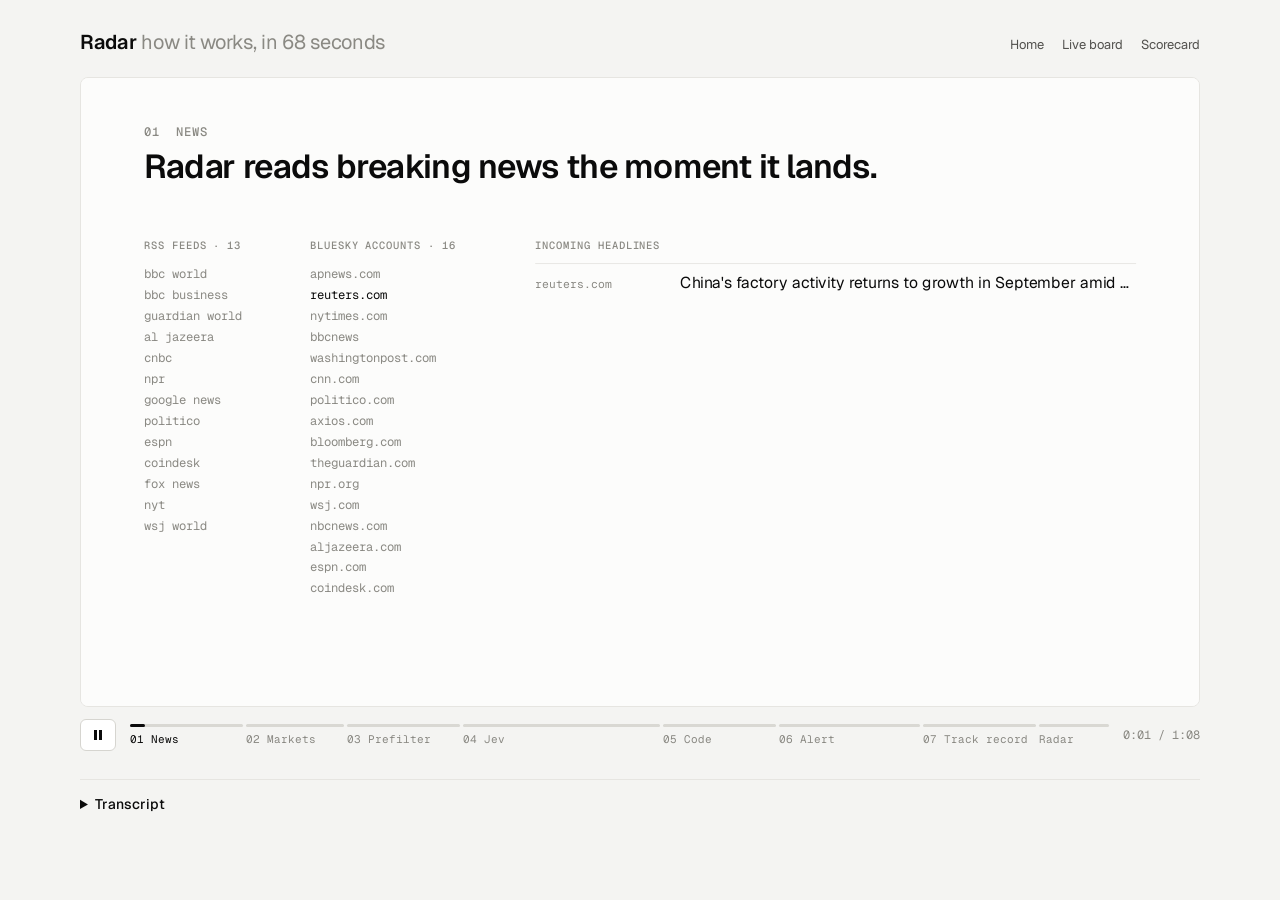
<file: web/film.html>
<!doctype html>
<html lang="en">
<head>
<meta charset="utf-8">
<meta name="viewport" content="width=device-width, initial-scale=1">
<title>Radar, how it works</title>
<meta name="description" content="A 68-second explainer: how Radar reads breaking news, checks it against live Polymarket markets with Jev, and keeps a public track record.">
<link rel="preconnect" href="https://fonts.googleapis.com">
<link rel="preconnect" href="https://fonts.gstatic.com" crossorigin>
<link href="https://fonts.googleapis.com/css2?family=Geist:wght@400;500;600&family=Geist+Mono:wght@400;500&display=swap" rel="stylesheet">
<link rel="stylesheet" href="style.css">
<style>
  /* ---------- page chrome (standalone) ---------- */
  .fp { max-width: 1152px; margin: 0 auto; padding: 28px 16px 64px; }
  .fp-head { display: flex; flex-wrap: wrap; align-items: baseline; justify-content: space-between; gap: 8px 24px; margin-bottom: 20px; }
  .fp-head h1 { margin: 0; font-size: 20px; font-weight: 600; letter-spacing: -0.015em; }
  .fp-head h1 span { color: var(--ink-3); font-weight: 400; }
  .fp-head nav { display: flex; gap: 18px; font-size: 13px; }
  .fp-head a { color: var(--ink-2); text-decoration: none; }
  .fp-head a:hover { color: var(--ink); text-decoration: underline; text-underline-offset: 3px; }

  .frame { position: relative; aspect-ratio: 16 / 9; overflow: hidden; background: var(--surface);
    border: 1px solid var(--line); border-radius: 8px; }
  .stage { position: absolute; left: 0; top: 0; width: 1280px; height: 720px; transform-origin: 0 0; background: var(--surface); }
  .layer { position: absolute; inset: 0; opacity: 0; }
  .layer canvas { position: absolute; left: 0; top: 0; width: 1280px; height: 720px; }
  .layer svg.ov { position: absolute; left: 0; top: 0; width: 1280px; height: 720px; overflow: visible; }
  .a { position: absolute; }

  /* ---------- controls ---------- */
  .ctl { display: grid; grid-template-columns: auto 1fr auto; align-items: center; gap: 14px; margin-top: 12px; }
  .ctl button.pp { border: 1px solid var(--line-2); background: var(--raise); border-radius: 6px; width: 36px; height: 32px; cursor: pointer; display: grid; place-items: center; color: var(--ink); }
  .ctl button.pp:hover { border-color: var(--ink-3); }
  .ctl .time { font: 12px var(--mono); color: var(--ink-3); font-variant-numeric: tabular-nums; }
  .chap { display: flex; gap: 3px; min-width: 0; }
  .chap button { all: unset; box-sizing: border-box; cursor: pointer; min-width: 0; padding: 8px 0 0; position: relative; }
  .chap button::before { content: ""; position: absolute; left: 0; right: 0; top: 0; height: 3px; background: var(--mid); border-radius: 2px; }
  .chap button i { position: absolute; left: 0; top: 0; height: 3px; background: var(--ink); border-radius: 2px; width: 0; }
  .chap button span { display: block; font: 11px var(--mono); color: var(--ink-3); white-space: nowrap; overflow: hidden; text-overflow: ellipsis; padding-right: 4px; }
  .chap button.on span { color: var(--ink); }
  .chap button:focus-visible { outline: 2px solid var(--focus); outline-offset: 3px; }

  .now { display: none; margin: 12px 0 0; font-size: 14px; line-height: 1.5; color: var(--ink-2); min-height: 6em; }
  @media (max-width: 700px) { .now { display: block; } }
  details.tx { margin-top: 28px; border-top: 1px solid var(--line); padding-top: 14px; font-size: 14px; color: var(--ink-2); }
  details.tx summary { cursor: pointer; color: var(--ink); font-weight: 500; }
  details.tx ol { margin: 12px 0 0; padding-left: 22px; display: grid; gap: 6px; max-width: 72ch; }

  /* ---------- storyboard (reduced motion) ---------- */
  .board { display: none; grid-template-columns: repeat(2, minmax(0, 1fr)); gap: 28px 20px; }
  .board figure { margin: 0; }
  .board figcaption { margin-top: 8px; font-size: 14px; color: var(--ink-2); }
  .board figcaption b { font: 500 11px var(--mono); color: var(--ink-3); letter-spacing: .04em; display: block; margin-bottom: 2px; }
  .rm-note { display: none; font-size: 13px; color: var(--ink-3); margin: 0 0 16px; }
  .rm-note button { font: inherit; color: var(--ink); background: none; border: 0; padding: 0; text-decoration: underline; text-underline-offset: 3px; cursor: pointer; }
  html.static .board, html.static .rm-note { display: grid; }
  html.static .rm-note { display: block; }
  html.static #player { display: none; }
  @media (max-width: 700px) {
    .board { grid-template-columns: 1fr; }
    .chap button span { visibility: hidden; }
    .chap button.on span { visibility: visible; overflow: visible; }
  }

  /* ---------- embed / record: stage only ---------- */
  html.bare body { background: var(--surface); }
  html.bare .fp { max-width: none; padding: 0; margin: 0; }
  html.bare .fp-head, html.bare .ctl, html.bare .now, html.bare details.tx, html.bare .rm-note { display: none; }
  html.bare .frame { border: 0; border-radius: 0; }

  /* ---------- scene typography (stage units: 1280 x 720) ---------- */
  .lab { font: 500 14px var(--mono); letter-spacing: .08em; text-transform: uppercase; color: var(--ink-3); }
  .cap { font-size: 38px; line-height: 1.15; font-weight: 600; letter-spacing: -0.022em; color: var(--ink); }
  .k { font: 500 12px var(--mono); letter-spacing: .08em; text-transform: uppercase; color: var(--ink-3); }
  .mono { font-family: var(--mono); font-variant-numeric: tabular-nums; }
  .ink2 { color: var(--ink-2); } .ink3 { color: var(--ink-3); }
  .rule { position: absolute; height: 1px; background: var(--line); }
  .ell { white-space: nowrap; overflow: hidden; text-overflow: ellipsis; }

  /* S1 */
  .src { font: 14px/24px var(--mono); color: var(--ink-3); white-space: nowrap; }
  .src.hot { color: var(--ink); }
  .row1 { position: absolute; left: 520px; width: 688px; height: 46px; display: grid; grid-template-columns: 150px 1fr; gap: 16px; align-items: center; border-top: 1px solid var(--line); }
  .row1 .rs1 { font: 13px var(--mono); color: var(--ink-3); }
  .row1 .rt1 { font-size: 18px; color: var(--ink); white-space: nowrap; overflow: hidden; text-overflow: ellipsis; }
  .row1.focus { border-top-color: var(--ink); }
  .row1.focus .rt1 { white-space: normal; line-height: 1.25; font-weight: 500; }

  /* S3 list */
  .cand { position: absolute; left: 900px; width: 308px; font-size: 15px; line-height: 24px; color: var(--ink-2); white-space: nowrap; overflow: hidden; text-overflow: ellipsis; }
  .cand.me { color: var(--ink); font-weight: 500; }

  /* S4 */
  .qrow .hd { display: flex; align-items: baseline; gap: 12px; }
  .qrow .n { font: 500 14px var(--mono); color: var(--ink-3); width: 16px; }
  .qrow .ti { font-size: 20px; font-weight: 600; letter-spacing: -0.01em; }
  .qrow .ty { margin-left: auto; font: 12px var(--mono); color: var(--ink-3); letter-spacing: .04em; }
  .qrow .qq { font-size: 15px; color: var(--ink-2); margin: 2px 0 0 28px; }
  .bar { position: absolute; height: 6px; background: var(--mid); border-radius: 3px; overflow: hidden; }
  .bar i { display: block; height: 100%; background: var(--ink); border-radius: 3px; width: 0; }
  .val { font: 500 22px var(--mono); font-variant-numeric: tabular-nums; text-align: right; width: 80px; }
  .col { position: absolute; width: 112px; }
  .col .v { position: absolute; left: 0; right: 0; top: 0; font: 13px var(--mono); color: var(--ink-2); text-align: center; font-variant-numeric: tabular-nums; }
  .col .b { position: absolute; left: 36px; width: 40px; bottom: 26px; border-radius: 2px 2px 0 0; }
  .col .l { position: absolute; left: 0; right: 0; bottom: 0; text-align: center; font-size: 13px; color: var(--ink-3); white-space: nowrap; }
  .col.pick .l { color: var(--ink); font-weight: 500; }
  .track { position: absolute; height: 2px; background: var(--line-2); }
  .tick { position: absolute; width: 1px; height: 10px; background: var(--ink-3); }
  .tl { position: absolute; font-size: 13px; color: var(--ink-3); transform: translateX(-50%); white-space: nowrap; }
  .tl.on { color: var(--ink); font-weight: 500; }
  .mark { position: absolute; width: 14px; height: 14px; border-radius: 50%; background: var(--ink); border: 3px solid var(--surface); box-shadow: 0 0 0 1px var(--ink); }

  /* S5 */
  .chk { position: absolute; left: 72px; width: 640px; height: 56px; display: grid; grid-template-columns: 210px 110px 1fr 70px; align-items: center; border-top: 1px solid var(--line); }
  .chk .nm { font-size: 18px; }
  .chk .vv { font: 500 20px var(--mono); font-variant-numeric: tabular-nums; }
  .chk .th { font: 15px var(--mono); color: var(--ink-3); }
  .chk .rs { font: 500 14px var(--mono); text-align: right; letter-spacing: .04em; }
  .chk.pass .rs { color: var(--ink-2); }
  .chk.fail .nm, .chk.fail .vv { color: var(--ink-3); }
  .chk.fail .rs { color: var(--no); }

  /* S6 */
  .card { position: absolute; left: 72px; top: 184px; width: 540px; border: 1px solid var(--line-2); border-radius: 8px; background: var(--raise); padding: 22px 24px; }
  .dia { display: inline-block; width: 9px; height: 9px; background: var(--warn); transform: rotate(45deg); margin-right: 10px; }
  .bdg { font: 500 12px var(--mono); letter-spacing: .06em; padding: 2px 7px; border-radius: 3px; background: var(--warn); color: #1a1400; }
  .facts { display: grid; grid-template-columns: 1fr 1fr; gap: 12px 20px; margin-top: 18px; }
  .facts div { font-size: 13px; color: var(--ink-3); }
  .facts b { display: block; font: 500 17px var(--mono); color: var(--ink); margin-top: 2px; }
  .chart text { font: 13px var(--mono); fill: var(--ink-3); }
  .chart .ax { stroke: var(--line-2); }
  .chart .base { stroke: var(--ink-3); stroke-dasharray: 3 4; }
  .chart .ln { stroke: var(--yes); stroke-width: 2.5; fill: none; stroke-linejoin: round; stroke-linecap: round; }
  .chart .pt { fill: var(--yes); }
  .chart .pend { fill: var(--surface); stroke: var(--line-2); stroke-width: 1.5; stroke-dasharray: 2 2; }

  /* S7 */
  .lg { position: absolute; left: 72px; width: 1136px; display: grid; grid-template-columns: 1fr 118px 96px 80px 80px 80px 150px; align-items: center; column-gap: 12px; height: 52px; border-top: 1px solid var(--line); }
  .lg.lh { border-top: 0; height: 30px; }
  .lg.lh div { font: 500 12px var(--mono); letter-spacing: .06em; color: var(--ink-3); text-transform: uppercase; }
  .lg div { font-size: 16px; }
  .lg .m { white-space: nowrap; overflow: hidden; text-overflow: ellipsis; }
  .lg .c, .lg .p { font: 16px var(--mono); font-variant-numeric: tabular-nums; }
  .lg .p { text-align: right; }
  .lg.lh .p { text-align: right; }
  .up { color: var(--yes); } .dn { color: var(--no); }
  .vd { font: 500 14px var(--mono); text-align: right; }
  .vd.ok { color: var(--ink); } .vd.bad { color: var(--no); } .vd.flat { color: var(--ink-3); }

  /* coda */
  .ev { position: absolute; display: grid; }
  .ev b { font: 500 44px var(--mono); letter-spacing: -0.02em; font-variant-numeric: tabular-nums; }
  .ev span { font-size: 15px; color: var(--ink-2); }
</style>
<script>
  // mode flags before first paint: ?record / ?embed -> bare stage; reduced motion -> storyboard
  (function () {
    var q = new URLSearchParams(location.search), d = document.documentElement;
    if (q.has("record") || q.has("embed")) d.classList.add("bare");
    if (q.get("theme")) d.setAttribute("data-theme", q.get("theme"));
    var rm = window.matchMedia && matchMedia("(prefers-reduced-motion: reduce)").matches;
    if (rm && !q.has("record") && !q.has("t") && !q.has("play")) d.classList.add("static");
  })();
</script>
</head>
<body>
<main class="fp">
  <header class="fp-head">
    <h1>Radar <span>how it works, in 68 seconds</span></h1>
    <nav><a href="/">Home</a><a href="/board.html">Live board</a><a href="/scorecard.html">Scorecard</a></nav>
  </header>

  <p class="rm-note">Your system asks for reduced motion, so the film is shown as still frames. <button type="button" id="playAnyway">Play the animation</button></p>
  <div class="board" id="board" role="group" aria-label="Storyboard"></div>

  <div id="player">
    <div class="frame" id="frame" role="img" aria-label="Animated explainer of the Radar pipeline. A transcript follows below."></div>
    <div class="ctl">
      <button class="pp" id="pp" type="button" aria-label="Pause"><svg width="12" height="12" viewBox="0 0 12 12" aria-hidden="true"><path id="ppIcon" d="M2 1h3v10H2zM7 1h3v10H7z" fill="currentColor"/></svg></button>
      <div class="chap" id="chap"></div>
      <span class="time" id="time">0:00</span>
    </div>
    <p class="now" id="now" aria-hidden="true"></p>
  </div>

  <details class="tx">
    <summary>Transcript</summary>
    <ol id="tx"></ol>
  </details>
</main>

<script>
/* Radar explainer. Everything is a pure function of time T, so the film can be scrubbed, shown as stills,
   or captured frame by frame. Data below is real: pulled from data/radar.db and eval/RESULTS.md on 2026-09-29. */
const DATA = {
  markets: 38033,
  headline: "Leon Edwards withdraws from UFC title fight after suffering serious knee injury",
  market: "Will Leon Edwards be the UFC Welterweight Champion on December 31, 2026?",
  rules: "This market will resolve according to the official UFC Welterweight division champion on December 31, 2026 at 12:00 PM ET. Only official UFC division champions will count. Interim champions will not count.",
  judgment: { relevant: 0.92, same_period: 0.37, effect_conf: 0.93, strength: 2.0, latency_ms: 174,
    probs: { resolves_yes: 0.00, raises_yes: 0.00, no_effect: 0.04, lowers_yes: 0.95, resolves_no: 0.01 } },
  leonPrice: 0.0005, leonVolume24h: 0,
  candidates: [
    "Will Khamzat Chimaev fight Sean Strickland next?",
    "Will Dricus Du Plessis fight Nasourdine Imavov next?",
    "Will Leon Edwards be the UFC Welterweight Champion on December 31, 2026?",
    "UFC 332: Roberto Soldic vs. Khaos Williams (Welterweight, Main Card)",
    "Will Ilia Topuria fight Arman Tsarukyan next?",
    "Will the fight end before Round 3?",
    "UFC 332: Court McGee vs. Eric Nolan (Welterweight, Early Prelims)",
    "Will Conor McGregor fight Michael Chandler next?",
    "Fight to Go the Distance?",
    "Will Max Holloway fight Justin Gaethje next?",
    "UFC 332: Jacobe Smith vs. Bruce Whitehead (Welterweight, Early Prelims)",
  ],
  ticker: [
    ["reuters.com", "China's factory activity returns to growth in September amid AI boom"],
    ["espn", "Mathis Albert (17) becomes youngest goal-scorer in U.S. men's history"],
    ["guardian world", "David Shoebridge elected new Greens leader after pledging to ‘replace’ Labor"],
    ["cnbc", "30-year Treasury bond yield scales to highest level since 2002"],
    ["wsj.com", "The Gap Between the Rich and the Very, Very Rich Is Getting Wider"],
    ["espn", "White Sox top Astros in Game 1; first playoff win in 5 years"],
    ["google news", "South Korea says North Korean mines behind DMZ blast violated armistice - Reuters"],
    ["pasted", "Leon Edwards withdraws from UFC title fight after suffering serious knee injury"],
  ],
  // alert #31 in the live log. checks = YES price at +1, +5, +10, +60 min (null = not yet checked)
  alert: { kind: "MOVER", source: "google news · Battery Power", dir: -1, effect: "YES less likely", strength: "settled fact",
    headline: "Braves initiate exorcism with Austin Riley’s huge homer, 5-3 win over Phillies in NLWC Game 1",
    market: "Will Philadelphia Phillies advance to the NLDS in the 2026 MLB Playoffs?", relevant: 0.92,
    at: 0.285, checks: [0.285, 0.265, 0.27, null] },
  // a slice of the live alert log: [market, direction, at alert, +1, +5, +10]
  ledger: [
    ["Will Philadelphia Phillies advance to the NLDS in the 2026 MLB Playoffs?", -1, 0.285, 0.285, 0.265, 0.27],
    ["US-Canada diplomatic agreement to lower tariffs by December 31?", -1, 0.555, 0.55, 0.61, 0.555],
    ["Will Trump issue an AI Safety Executive Order by October 31?", -1, 0.0525, 0.054, 0.054, 0.053],
    ["Will the 30-year Treasury yield hit 5.70% before 2027?", 1, 0.785, 0.785, 0.785, 0.785],
    ["Will Chicago White Sox advance to the ALDS in the 2026 MLB Playoffs?", 1, 0.685, 0.695, 0.695, 0.685],
  ],
  eval: { precision: "1.00", recall: "0.93", direction: "39/40", pairs: 100 },
};

const RSS = ["bbc world", "bbc business", "guardian world", "al jazeera", "cnbc", "npr", "google news", "politico",
  "espn", "coindesk", "fox news", "nyt", "wsj world"];
const BSKY = ["apnews.com", "reuters.com", "nytimes.com", "bbcnews", "washingtonpost.com", "cnn.com", "politico.com",
  "axios.com", "bloomberg.com", "theguardian.com", "npr.org", "wsj.com", "nbcnews.com", "aljazeera.com", "espn.com", "coindesk.com"];

/* ---------- helpers ---------- */
const clamp = (x, a = 0, b = 1) => Math.min(b, Math.max(a, x));
const E = { out: (t) => 1 - Math.pow(1 - t, 3), inOut: (t) => (t < 0.5 ? 4 * t * t * t : 1 - Math.pow(-2 * t + 2, 3) / 2), lin: (t) => t };
const P = (t, a, b, e = E.inOut) => e(clamp((t - a) / (b - a)));
const lerp = (a, b, k) => a + (b - a) * k;
const fmt = (n) => Math.round(n).toLocaleString("en-US");
const cents = (p) => (p * 100 < 10 ? (p * 100).toFixed(2) : (p * 100).toFixed(1)) + "¢";
function h(tag, cls, parent, html, style) {
  const e = document.createElement(tag);
  if (cls) e.className = cls;
  if (html != null) e.innerHTML = html;
  if (style) Object.assign(e.style, style);
  parent && parent.appendChild(e);
  return e;
}
const at = (el, x, y, w) => { el.style.left = x + "px"; el.style.top = y + "px"; if (w) el.style.width = w + "px"; return el; };
const show = (el, k, dy = 0) => { el.style.opacity = k; el.style.transform = dy ? `translateY(${(1 - k) * dy}px)` : ""; };
const SVGNS = "http://www.w3.org/2000/svg";
function sv(tag, attrs, parent) { const e = document.createElementNS(SVGNS, tag); for (const k in attrs) e.setAttribute(k, attrs[k]); parent && parent.appendChild(e); return e; }
function hash(i) { let x = Math.imul(i ^ 0x9e3779b9, 0x85ebca6b); x ^= x >>> 13; x = Math.imul(x, 0xc2b2ae35); x ^= x >>> 16; return (x >>> 0) / 4294967296; }
function colors() {
  const cs = getComputedStyle(document.documentElement), g = (v) => cs.getPropertyValue(v).trim();
  return { ink: g("--ink"), ink2: g("--ink-2"), ink3: g("--ink-3"), line: g("--line"), line2: g("--line-2"), mid: g("--mid"), yes: g("--yes"), no: g("--no"), surface: g("--surface") };
}
function header(L, n, label, caption) {
  at(h("div", "a lab", L, `${String(n).padStart(2, "0")} &nbsp;${label}`), 72, 52);
  at(h("div", "a cap", L, caption), 72, 80, 1136);
}

/* ---------- the dot field shared by scenes 2 and 3 ---------- */
const F = { x: 72, y: 196, w: 760, h: 440, cols: 260 };
F.rows = Math.ceil(DATA.markets / F.cols); F.sx = F.w / F.cols; F.sy = F.h / F.rows;
const DX = new Float32Array(DATA.markets), DY = new Float32Array(DATA.markets), KEY = new Float32Array(DATA.markets);
for (let i = 0; i < DATA.markets; i++) {
  const c = i % F.cols, r = Math.floor(i / F.cols);
  DX[i] = F.x + c * F.sx; DY[i] = F.y + r * F.sy;
  KEY[i] = 0.72 * (c / F.cols) + 0.28 * hash(i);
}
const CAND = [];
for (let j = 0; CAND.length < 40; j++) { const i = Math.floor(hash(j + 7777) * DATA.markets); if (!CAND.includes(i)) CAND.push(i); }
const LEON_SLOT = 2, LEON = CAND[LEON_SLOT];
const candTarget = (c) => (c < 11 ? [884, 300 + c * 24 + 10] : [884 + (c - 11) * 11, 588]);

/* ---------- scenes: build(layer, stage) returns update(t) ---------- */
const SCENES = [
  { key: "news", label: "News", dur: 8, still: 6.6,
    text: "Radar reads breaking news the moment it lands: 13 RSS feeds and 16 Bluesky news accounts, or a headline you paste in.",
    build(L) {
      header(L, 1, "News", "Radar reads breaking news the moment it lands.");
      at(h("div", "a k", L, "RSS feeds · 13"), 72, 184);
      at(h("div", "a k", L, "Bluesky accounts · 16"), 262, 184);
      const srcEls = {};
      RSS.forEach((s, i) => { srcEls["r:" + s] = at(h("div", "a src", L, s), 72, 212 + i * 24); });
      BSKY.forEach((s, i) => { srcEls["b:" + s] = at(h("div", "a src", L, s), 262, 212 + i * 24); });
      const srcKey = (s) => (srcEls["b:" + s] ? "b:" + s : srcEls["r:" + s] ? "r:" + s : null);
      at(h("div", "a k", L, "Incoming headlines"), 520, 184);
      const arrive = [0.5, 1.15, 1.8, 2.45, 3.05, 3.65, 4.25, 5.1];
      const rows = DATA.ticker.map(([s, t], j) => {
        const r = h("div", "row1" + (j === 7 ? " focus" : ""), L, `<span class="rs1">${s}</span><span class="rt1">${t}</span>`);
        return r;
      });
      return (t) => {
        rows.forEach((r, j) => {
          const k = P(t, arrive[j], arrive[j] + 0.5, E.out);
          let slot = 0; for (let m = j + 1; m < rows.length; m++) slot += P(t, arrive[m], arrive[m] + 0.5, E.inOut) * (m === 7 ? 1.6 : 1);
          r.style.top = 212 + slot * 46 - (1 - k) * 18 + "px";
          const dim = j === 7 ? 1 : 1 - 0.6 * P(t, 5.7, 6.4);
          r.style.opacity = k * dim * (slot > 8.6 ? 0 : 1);
          if (j === 7) r.style.height = 74 + "px";
        });
        for (const k in srcEls) srcEls[k].classList.remove("hot");
        DATA.ticker.forEach(([s], j) => { const key = srcKey(s); if (key && t >= arrive[j] && t < arrive[j] + 0.9) srcEls[key].classList.add("hot"); });
      };
    } },

  { key: "markets", label: "Markets", dur: 7, still: 5.8,
    text: "Each headline is checked against about 38,000 live Polymarket markets (liquidity at least $1k, not yet ended), each with written resolution rules.",
    build(L, S) {
      header(L, 2, "Markets", "Every headline is checked against 38,000 live markets.");
      const cv = S.canvas(L);
      const n = at(h("div", "a mono", L, "0", { fontSize: "64px", fontWeight: 500, letterSpacing: "-0.03em", lineHeight: "1" }), 880, 196);
      at(h("div", "a", L, "live Polymarket markets", { fontSize: "18px", color: "var(--ink-2)" }), 880, 270);
      at(h("div", "a mono ink3", L, "liquidity ≥ $1k · not yet ended<br>re-synced every 3 minutes", { fontSize: "13px", lineHeight: "20px" }), 880, 302);
      const card = at(h("div", "a", L, `<div class="k">One of them</div>
        <div style="font-size:18px;font-weight:500;line-height:1.3;margin:6px 0 14px">${DATA.market}</div>
        <div class="k">Resolution rules</div>
        <div style="font-size:14px;line-height:1.45;color:var(--ink-2);margin-top:6px;border-left:2px solid var(--line-2);padding-left:12px">${DATA.rules}</div>`), 880, 372, 328);
      const ov = sv("svg", { class: "ov", viewBox: "0 0 1280 720" }, L);
      const ring = sv("circle", { r: 7, fill: "none", "stroke-width": 1.5, style: "stroke:var(--ink)" }, ov);
      const ln = sv("path", { fill: "none", "stroke-width": 1, style: "stroke:var(--ink-3)" }, ov);
      const lx = DX[LEON] + 1, ly = DY[LEON] + 1;
      ring.setAttribute("cx", lx); ring.setAttribute("cy", ly);
      return (t, C) => {
        const p = P(t, 0.15, 3.3, E.inOut);
        const g = cv.ctx; g.clearRect(0, 0, 1280, 720); g.fillStyle = C.ink3;
        const lim = p * 1.001;
        for (let i = 0; i < DATA.markets; i++) if (KEY[i] < lim) g.fillRect(DX[i], DY[i], 1.9, 1.9);
        n.textContent = fmt(DATA.markets * p);
        const q = P(t, 3.6, 4.4, E.out);
        ring.style.opacity = q; ring.setAttribute("r", lerp(18, 7, q));
        const lp = P(t, 4.0, 4.8);
        const ex = lerp(lx + 7, 872, lp);
        ln.setAttribute("d", `M${lx + 7} ${ly} H${ex}`); ln.style.opacity = lp > 0 ? 1 : 0;
        show(card, P(t, 4.5, 5.3, E.out), 10);
        g.fillStyle = C.ink; if (q > 0) g.fillRect(lx - 1.5, ly - 1.5, 3.5, 3.5);
      };
    } },

  { key: "prefilter", label: "Prefilter", dur: 8, still: 6.9,
    text: "A keyword prefilter (BM25 over each market's question and rules) keeps about 40 candidates. No model has been called yet.",
    build(L, S) {
      header(L, 3, "Prefilter", "A keyword prefilter keeps the 40 closest. No model yet.");
      const cv = S.canvas(L);
      at(h("div", "a k", L, "Headline"), 880, 184);
      at(h("div", "a", L, DATA.headline, { fontSize: "16px", lineHeight: "1.35", fontWeight: 500 }), 880, 204, 328);
      const cnt = at(h("div", "a mono ink2", L, "", { fontSize: "13px" }), 880, 270);
      const labels = DATA.candidates.map((q, c) => at(h("div", "cand" + (c === LEON_SLOT ? " me" : ""), L, q), 900, 300 + c * 24));
      const more = at(h("div", "a mono ink3", L, "+ 29 more candidates", { fontSize: "13px" }), 880, 602);
      return (t, C) => {
        const g = cv.ctx; g.clearRect(0, 0, 1280, 720);
        const dim = P(t, 0.3, 1.6);
        g.globalAlpha = lerp(1, 0.28, dim); g.fillStyle = C.ink3;
        for (let i = 0; i < DATA.markets; i++) g.fillRect(DX[i], DY[i], 1.9, 1.9);
        g.globalAlpha = 1; g.fillStyle = C.ink;
        CAND.forEach((i, c) => {
          const sz = lerp(1.9, 4.5, P(t, 0.5, 1.4));
          const f = P(t, 2.0 + c * 0.035, 3.6 + c * 0.035, E.inOut);
          const [tx, ty] = candTarget(c);
          const x = lerp(DX[i], tx - 2, f), y = lerp(DY[i], ty - 2, f);
          g.fillStyle = c === LEON_SLOT || t < 6.2 ? C.ink : C.ink3;
          g.fillRect(x - (sz - 1.9) / 2, y - (sz - 1.9) / 2, sz, sz);
        });
        const kk = P(t, 2.0, 4.6);
        cnt.textContent = `${fmt(lerp(DATA.markets, 40, kk))} candidates`;
        labels.forEach((el, c) => { el.style.opacity = P(t, 3.4 + c * 0.05, 4.2 + c * 0.05) * (c === LEON_SLOT ? 1 : lerp(1, 0.45, P(t, 6.0, 6.8))); });
        more.style.opacity = P(t, 4.2, 4.9);
      };
    } },

  { key: "jev", label: "Jev", dur: 14, still: 12.5,
    text: "For each headline and market pair, Jev (TypeSafe AI's System One model) answers four typed questions with calibrated probabilities: relevant? same time period? effect on YES? how settled? About 150 ms and $0.00004 per judgment; it never generates text. All 40 pairs run in parallel.",
    build(L) {
      header(L, 4, "Jev", "Jev answers four typed questions, with probabilities.");
      at(h("div", "a k", L, "Headline"), 72, 176);
      at(h("div", "a", L, DATA.headline, { fontSize: "20px", lineHeight: "1.3", fontWeight: 500 }), 72, 196, 400);
      at(h("div", "a", L, `<div class="k">Market</div><div style="font-size:20px;line-height:1.3;margin:4px 0 12px">${DATA.market}</div>
        <div style="font-size:13px;line-height:1.45;color:var(--ink-2);border-left:2px solid var(--line-2);padding-left:12px">${DATA.rules}</div>`), 72, 280, 400);
      at(h("div", "a mono ink3", L,
        `Jev · TypeSafe AI “System One” model<br>typed answers, never generated text<br>this pair: ${DATA.judgment.latency_ms} ms · ≈ $0.00004<br>1 of 40 pairs, judged in parallel`,
        { fontSize: "13px", lineHeight: "21px" }), 72, 548, 420);
      h("div", "rule", L, null, { left: "506px", top: "176px", width: "1px", height: "470px" });

      const X = 548, W = 540;
      const row = (y, n, ti, ty, qq) => at(h("div", "a qrow", L, `<div class="hd"><span class="n">${n}</span><span class="ti">${ti}</span><span class="ty">${ty}</span></div><div class="qq">${qq}</div>`), X, y, 660);
      const R = [
        row(172, 1, "Relevant", "yes / no · probability", "Would a trader holding this market want to know?"),
        row(270, 2, "Same time period", "yes / no · probability", "Does the news fall in the window the rules name?"),
        row(368, 3, "Effect on YES", "choice of 5 · probabilities", "What does this news do to the chance of YES?"),
        row(540, 4, "Strength", "score 0 – 2", "How settled is what the headline reports?"),
      ];
      const mkBar = (y) => { const b = at(h("div", "bar", L, "<i></i>"), X + 28, y, W); const v = at(h("div", "a val", L, "0.00"), X + 28 + W + 12, y - 13); return [b, b.firstChild, v]; };
      const B1 = mkBar(236), B2 = mkBar(334);
      const ORDER = [["resolves_yes", "Resolves YES", "--yes"], ["raises_yes", "YES more likely", "--yes"], ["no_effect", "No effect", "--mid"], ["lowers_yes", "YES less likely", "--no"], ["resolves_no", "Resolves NO", "--no"]];
      const cols = ORDER.map(([k, lab, c], i) => {
        const col = at(h("div", "col" + (k === "lowers_yes" ? " pick" : ""), L, `<div class="v">0.20</div><div class="b" style="background:var(${c})"></div><div class="l">${lab}</div>`), X + 28 + i * 112, 420);
        col.style.height = "112px"; return col;
      });
      const TY = 612, TX = X + 28;
      at(h("div", "track", L), TX, TY, W);
      const tl = [["Speculation", 0], ["Developing", 0.5], ["Settled fact", 1]].map(([s, f]) => {
        at(h("div", "tick", L), TX + f * W, TY - 4);
        return at(h("div", "tl", L, s), TX + f * W, TY + 12);
      });
      tl[0].style.transform = "none"; tl[2].style.transform = "translateX(-100%)";
      const mk = h("div", "mark", L);
      const sv4 = at(h("div", "a val", L, "0.0"), TX + W + 12, TY - 14);
      const J = DATA.judgment, S0 = [0.8, 3.0, 5.2, 8.6];
      return (t) => {
        R.forEach((r, i) => show(r, P(t, S0[i], S0[i] + 0.6, E.out), 8));
        [[B1, J.relevant, S0[0]], [B2, J.same_period, S0[1]]].forEach(([[b, fill, v], val, s]) => {
          const k = P(t, s + 0.5, s + 2.1, E.inOut); b.style.opacity = v.style.opacity = P(t, s, s + 0.5);
          fill.style.width = val * k * 100 + "%"; v.textContent = (val * k).toFixed(2);
        });
        const k3 = P(t, S0[2] + 0.6, S0[2] + 2.8, E.inOut);
        cols.forEach((col, i) => {
          const val = lerp(0.2, J.probs[ORDER[i][0]], k3);
          col.style.opacity = P(t, S0[2] + 0.2, S0[2] + 0.7);
          col.querySelector(".b").style.height = Math.max(1.5, val * 64) + "px";
          const v = col.querySelector(".v"); v.textContent = val.toFixed(2);
          v.style.transform = `translateY(${64 - val * 64 - 4}px)`;
          col.classList.toggle("pick", ORDER[i][0] === "lowers_yes" && k3 > 0.98);
        });
        const k4 = P(t, S0[3] + 0.6, S0[3] + 2.4, E.inOut), s4 = J.strength * k4;
        mk.style.left = TX + (s4 / 2) * W - 7 + "px"; mk.style.top = TY - 6 + "px";
        mk.style.opacity = sv4.style.opacity = P(t, S0[3], S0[3] + 0.5);
        tl.forEach((e, i) => { e.style.opacity = P(t, S0[3], S0[3] + 0.5); e.classList.toggle("on", i === 2 && k4 > 0.98); });
        sv4.textContent = s4.toFixed(1);
      };
    } },

  { key: "code", label: "Code", dur: 8, still: 7.4,
    text: "Plain code, not the model, decides. For this pair relevance, confidence and strength pass, but the market already sits at 0.05¢ with no trading in 24 hours, so there is nothing to flag: no alert.",
    build(L) {
      header(L, 5, "Code", "Jev judges. Plain code decides.");
      const J = DATA.judgment;
      const checks = [
        ["Relevant", J.relevant.toFixed(2), "≥ 0.70", 1],
        ["Effect confidence", J.effect_conf.toFixed(2), "≥ 0.60", 1],
        ["Strength", J.strength.toFixed(1), "≥ 1.0", 1],
        ["Same time period", J.same_period.toFixed(2), "≥ 0.50", 0],
        ["24h volume", "$" + DATA.leonVolume24h, "≥ $1,000", 0],
        ["YES price", cents(DATA.leonPrice), "> 5¢ to move lower", 0],
      ];
      const rows = checks.map(([nm, v, th, ok], i) =>
        at(h("div", "chk " + (ok ? "pass" : "fail"), L, `<span class="nm">${nm}</span><span class="vv">${v}</span><span class="th">${th}</span><span class="rs">${ok ? "PASS" : "FAIL"}</span>`), 72, 186 + i * 56));
      const foot = at(h("div", "a mono ink3", L, "radar/alerts.py · thresholds live in code and can be tuned<br>without asking Jev again", { fontSize: "13px", lineHeight: "20px" }), 72, 540, 640);
      const v = at(h("div", "a", L, `<div style="font-size:48px;font-weight:600;letter-spacing:-0.025em;line-height:1">No alert.</div>
        <p style="font-size:18px;line-height:1.5;color:var(--ink-2);margin:18px 0 0">The news is real, and Jev read it as <span style="color:var(--ink)">YES less likely, settled fact</span>. But the market already prices Edwards at ${cents(DATA.leonPrice)} and nobody traded it in the last 24 hours. There is nothing to flag, so Radar stays quiet.</p>`), 800, 190, 408);
      return (t) => {
        rows.forEach((r, i) => show(r, P(t, 0.4 + i * 0.5, 0.9 + i * 0.5, E.out), 6));
        show(foot, P(t, 3.6, 4.2));
        show(v, P(t, 4.2, 5.0, E.out), 10);
      };
    } },

  { key: "alert", label: "Alert", dur: 10, still: 9.2,
    text: "When every check passes, Radar alerts. A mover means the news shifts the odds; a stale price means the news settles a market whose price hasn't caught up. Then it starts watching the price.",
    build(L) {
      header(L, 6, "Alert", "When every check passes, Radar alerts.");
      const A = DATA.alert;
      const card = h("div", "card", L, `<div style="display:flex;align-items:center;gap:10px"><span class="dia"></span><span class="bdg">${A.kind}</span><span class="mono ink3" style="font-size:13px;margin-left:4px">${A.source}</span></div>
        <div style="font-size:23px;line-height:1.3;font-weight:600;letter-spacing:-0.012em;margin:14px 0 16px">${A.headline}</div>
        <div style="border-top:1px solid var(--line);padding-top:14px"><div class="k">Market</div><div style="font-size:17px;line-height:1.35;margin-top:4px">${A.market}</div></div>
        <div class="facts"><div>Effect<b class="${A.dir > 0 ? "up" : "dn"}">${A.effect}</b></div><div>Strength<b>${A.strength}</b></div><div>Relevant<b>${A.relevant.toFixed(2)}</b></div><div>Price at alert<b>${cents(A.at)}</b></div></div>`);
      const kinds = at(h("div", "a", L, `<p style="margin:0 0 6px;font-size:15px;color:var(--ink-2)"><b style="color:var(--ink);font-weight:500">Mover</b> — the news shifts the odds.</p>
        <p style="margin:0;font-size:15px;color:var(--ink-2)"><b style="color:var(--ink);font-weight:500">Stale price</b> — the news settles the market, the price hasn't caught up.</p>`), 72, 590, 560);
      const ov = sv("svg", { class: "ov chart", viewBox: "0 0 1280 720" }, L);
      const X0 = 720, X1 = 1180, Y0 = 250, Y1 = 520;
      sv("text", { x: X0 - 40, y: 204 }, ov).textContent = "YES PRICE SINCE ALERT";
      const pts = [A.at, ...A.checks], known = pts.map((v, i) => [i, v]).filter(([, v]) => v != null);
      const vals = known.map(([, v]) => v * 100), lo = Math.floor(Math.min(...vals) - 1.5), hi = Math.ceil(Math.max(...vals) + 1.5);
      const xs = (i) => X0 + (i / 4) * (X1 - X0), ys = (c) => Y1 - ((c - lo) / (hi - lo)) * (Y1 - Y0);
      for (let c = lo; c <= hi; c += Math.max(1, Math.round((hi - lo) / 4))) {
        sv("line", { class: "ax", x1: X0, x2: X1, y1: ys(c), y2: ys(c), style: "stroke:var(--line)" }, ov);
        const tx = sv("text", { x: X0 - 12, y: ys(c) + 4, "text-anchor": "end" }, ov); tx.textContent = c + "¢";
      }
      ["alert", "+1m", "+5m", "+10m", "+60m"].forEach((s, i) => { const tx = sv("text", { x: xs(i), y: Y1 + 26, "text-anchor": "middle" }, ov); tx.textContent = s; });
      sv("line", { class: "base", x1: X0, x2: X1, y1: ys(A.at * 100), y2: ys(A.at * 100) }, ov);
      const tone = A.dir > 0 ? "var(--yes)" : "var(--no)";
      const line = sv("polyline", { class: "ln", style: `stroke:${tone}` }, ov);
      const dots = pts.map((v, i) => v == null
        ? sv("circle", { class: "pend", cx: xs(i), cy: ys(A.at * 100), r: 5 }, ov)
        : sv("circle", { class: "pt", cx: xs(i), cy: ys(v * 100), r: 4.5, style: `fill:${tone}` }, ov));
      const pend = sv("text", { x: xs(4), y: ys(A.at * 100) - 16, "text-anchor": "middle" }, ov); pend.textContent = "pending";
      const last = known[known.length - 1], d = (last[1] - A.at) * 100, offs = ["", "+1m", "+5m", "+10m", "+60m"];
      const dl = sv("text", { x: xs(last[0]), y: ys(last[1] * 100) - 16, "text-anchor": "middle", style: "fill:var(--ink);font-weight:500" }, ov);
      dl.textContent = Math.abs(d) < 1e-9 ? `flat at ${offs[last[0]]}` : `${d > 0 ? "+" : "−"}${Math.abs(d).toFixed(1)}¢ at ${offs[last[0]]}, ${Math.sign(d) === A.dir ? "as called" : "against the call"}`;
      const firstPending = pts.findIndex((v) => v == null);
      if (firstPending > 0) pend.setAttribute("x", (xs(firstPending) + xs(4)) / 2);
      if (firstPending > 0 && firstPending < 4) pend.textContent = "checks pending";
      return (t) => {
        show(card, P(t, 0.3, 1.1, E.out), 12);
        show(kinds, P(t, 7.2, 7.9));
        const chartIn = P(t, 1.8, 2.4); ov.style.opacity = chartIn;
        const g = P(t, 2.6, 6.2, E.inOut) * (known.length - 1);
        const seg = [];
        for (let k = 0; k < known.length; k++) {
          const [i, v] = known[k];
          if (k <= g) seg.push([xs(i), ys(v * 100)]);
          else { const [pi, pv] = known[k - 1], f = g - (k - 1); if (f > 0) seg.push([lerp(xs(pi), xs(i), f), lerp(ys(pv * 100), ys(v * 100), f)]); break; }
        }
        line.setAttribute("points", seg.map((p) => p.join(",")).join(" "));
        dots.forEach((c, i) => { const k = known.findIndex(([j]) => j === i); c.style.opacity = k < 0 ? P(t, 6.2, 6.8) : k <= g + 0.01 ? 1 : 0; });
        pend.style.opacity = P(t, 6.2, 6.8);
        dl.style.opacity = P(t, 6.0, 6.8);
      };
    } },

  { key: "record", label: "Track record", dur: 8, still: 7.4,
    text: "Every alert's price is re-checked at +1, +5, +10 and +60 minutes and published on the scorecard, misses included.",
    build(L) {
      header(L, 7, "Track record", "Then it keeps score, misses included.");
      at(h("div", "lg lh", L, `<div>Market</div><div>Call</div><div class="p">At alert</div><div class="p">+1m</div><div class="p">+5m</div><div class="p">+10m</div><div class="p">At +10m</div>`), 72, 176);
      const rows = DATA.ledger.map(([m, dir, a, c1, c5, c10], i) => {
        const r = at(h("div", "lg", L), 72, 206 + i * 52);
        const cell = (v) => `<div class="p">${v == null ? '<span class="ink3">…</span>' : cents(v)}</div>`;
        const last = c10 ?? c5, mv = last - a;
        const vd = Math.abs(mv) < 1e-9 ? ["flat", "flat"] : Math.sign(mv) === dir ? ["ok", "moved as called"] : ["bad", "moved against"];
        const pending = c10 == null;
        r.innerHTML = `<div class="m">${m}</div><div class="c ${dir > 0 ? "up" : "dn"}">${dir > 0 ? "↑ toward YES" : "↓ toward NO"}</div>
          <div class="p">${cents(a)}</div>${cell(c1)}${cell(c5)}${cell(c10)}<div class="vd ${pending ? "flat" : vd[0]}">${pending ? "checking" : vd[1]}</div>`;
        return r;
      });
      const note = at(h("div", "a mono ink3", L, "A slice of the live alert log, 29 Sep 2026. A flat price counts as no reaction, not a hit.<br>The full record, by alert type, market category and news source, is on the scorecard.", { fontSize: "13px", lineHeight: "21px" }), 72, 506, 1000);
      return (t) => {
        rows.forEach((r, i) => {
          show(r, P(t, 0.4 + i * 0.35, 0.9 + i * 0.35, E.out), 6);
          [...r.children].forEach((c, j) => { if (j >= 3) c.style.opacity = P(t, 1.6 + i * 0.35 + (j - 3) * 0.45, 2.0 + i * 0.35 + (j - 3) * 0.45); });
        });
        show(note, P(t, 5.0, 5.7));
      };
    } },

  { key: "end", label: "Radar", dur: 5, still: 4.2,
    text: "In an offline eval on 100 labelled pairs: precision 1.00, recall 0.93, direction right on 39 of 40. Radar is an information tool, not trading advice.",
    build(L) {
      const a = at(h("div", "a", L, `<div style="font-size:84px;font-weight:600;letter-spacing:-0.04em;line-height:1">Radar</div>
        <div style="font-size:24px;line-height:1.35;color:var(--ink-2);margin-top:18px;max-width:900px">Breaking news, read against the rules of every live Polymarket market.</div>`), 72, 150, 1100);
      const e = DATA.eval;
      const ev = [[e.precision, "precision"], [e.recall, "recall"], [e.direction, "direction right"]].map(([b, s], i) =>
        at(h("div", "ev", L, `<b>${b}</b><span>${s}</span>`), 72 + i * 220, 424));
      const lbl = at(h("div", "a mono ink3", L, `Offline eval · ${e.pairs} labelled pairs · 29 Sep 2026`, { fontSize: "13px" }), 72, 388);
      const r = at(h("div", "rule", L), 72, 372, 1136);
      const fine = at(h("div", "a ink3", L, "An information tool, not trading advice.", { fontSize: "15px" }), 72, 628);
      return (t) => {
        show(a, P(t, 0.2, 1.0, E.out), 10);
        r.style.opacity = P(t, 0.9, 1.4); lbl.style.opacity = P(t, 1.0, 1.5);
        ev.forEach((x, i) => show(x, P(t, 1.2 + i * 0.25, 1.8 + i * 0.25, E.out), 6));
        fine.style.opacity = P(t, 2.2, 2.8);
      };
    } },
];

let acc = 0; SCENES.forEach((s) => { s.t0 = acc; acc += s.dur; });
const TOTAL = acc, FADE = 0.45;

/* ---------- stage ---------- */
function makeStage(host, only) {
  const root = h("div", "stage", host), canvases = [];
  const S = { canvas(L) { const c = h("canvas", "", L); const o = { el: c, ctx: c.getContext("2d") }; canvases.push(o); return o; } };
  const layers = SCENES.map((sc, i) => { if (only != null && only !== i) return null; const L = h("div", "layer", root); return { L, sc, up: sc.build(L, S) }; });
  let k = 1, lastT = 0;
  const api = {
    root,
    fit() {
      const w = host.clientWidth; if (!w) return;
      k = w / 1280; root.style.transform = `scale(${k})`;
      const dpr = Math.min(window.devicePixelRatio || 1, 2), q = k * dpr;
      canvases.forEach((c) => { c.el.width = Math.round(1280 * q); c.el.height = Math.round(720 * q); c.ctx.setTransform(q, 0, 0, q, 0, 0); });
      api.render(lastT);
    },
    render(T) {
      lastT = T; const C = colors();
      layers.forEach((ly, i) => {
        if (!ly) return;
        const s = ly.sc, t = T - s.t0;
        let o;
        if (only != null) o = 1;
        else {
          const fin = i === 0 ? 1 : clamp((t + FADE) / FADE), fout = i === SCENES.length - 1 ? 1 : clamp((s.dur - t) / FADE);
          o = Math.min(fin, fout); if (t < -FADE || t > s.dur) o = 0;
        }
        ly.L.style.opacity = o; ly.L.style.visibility = o > 0 ? "visible" : "hidden";
        if (o > 0) ly.up(clamp(t, 0, s.dur), C);
      });
    },
  };
  new ResizeObserver(() => api.fit()).observe(host);
  return api;
}

/* ---------- player ---------- */
const q = new URLSearchParams(location.search), docEl = document.documentElement;
const frame = document.getElementById("frame");
if (docEl.classList.contains("bare")) { frame.style.aspectRatio = "auto"; frame.style.height = "100vh"; }
const stage = makeStage(frame);
let T = 0, playing = !q.has("t") && !q.has("record"), lastNow = null;
const loop = q.has("embed") || q.has("loop");

const chap = document.getElementById("chap"), timeEl = document.getElementById("time"), nowEl = document.getElementById("now");
const chapBtns = SCENES.map((s, i) => {
  const b = h("button", "", chap, `<i></i><span>${s.key === "end" ? "" : String(i + 1).padStart(2, "0") + " "}${s.label}</span>`);
  b.type = "button"; b.style.flex = s.dur; b.setAttribute("aria-label", `Jump to ${s.label}`);
  b.onclick = () => { T = s.t0 + 0.01; if (!playing) setPlaying(true); draw(); };
  return b;
});
document.getElementById("tx").innerHTML = SCENES.map((s) => `<li>${s.text}</li>`).join("");
const mm = (s) => `${Math.floor(s / 60)}:${String(Math.floor(s % 60)).padStart(2, "0")}`;
function draw() {
  stage.render(T);
  chapBtns.forEach((b, i) => { const s = SCENES[i], f = clamp((T - s.t0) / s.dur); b.firstChild.style.width = f * 100 + "%"; b.classList.toggle("on", T >= s.t0 && T < s.t0 + s.dur); });
  timeEl.textContent = `${mm(T)} / ${mm(TOTAL)}`;
  const cur = SCENES.find((s) => T >= s.t0 && T < s.t0 + s.dur) || SCENES[SCENES.length - 1];
  if (nowEl.dataset.k !== cur.key) { nowEl.dataset.k = cur.key; nowEl.textContent = cur.text; }
}
function setPlaying(v) {
  playing = v; lastNow = null;
  document.getElementById("ppIcon").setAttribute("d", v ? "M2 1h3v10H2zM7 1h3v10H7z" : "M2 1l9 5-9 5z");
  document.getElementById("pp").setAttribute("aria-label", v ? "Pause" : "Play");
  if (v) requestAnimationFrame(tick);
}
function tick(now) {
  if (!playing) return;
  if (lastNow != null) T += (now - lastNow) / 1000;
  lastNow = now;
  if (T >= TOTAL) { if (loop) T = 0; else { T = TOTAL - 0.001; draw(); setPlaying(false); return; } }
  draw(); requestAnimationFrame(tick);
}
document.getElementById("pp").onclick = () => { if (!playing && T >= TOTAL - 0.01) T = 0; setPlaying(!playing); draw(); };
document.addEventListener("keydown", (e) => {
  if (e.target.closest && e.target.closest("button,summary,a") && e.key === " ") return;
  if (e.key === " ") { e.preventDefault(); document.getElementById("pp").click(); }
  if (e.key === "ArrowRight") { T = Math.min(TOTAL - 0.01, T + 5); draw(); }
  if (e.key === "ArrowLeft") { T = Math.max(0, T - 5); draw(); }
});

/* capture hooks: ?t=12.5 freezes a frame; window.film.render(T) for frame-by-frame recording */
window.film = { duration: TOTAL, render: (t) => { T = t; draw(); }, scenes: SCENES.map((s) => ({ key: s.key, t0: s.t0, dur: s.dur, still: s.t0 + s.still })) };
if (q.has("t")) T = parseFloat(q.get("t")) || 0;

/* ---------- storyboard for reduced motion ---------- */
function buildBoard() {
  const board = document.getElementById("board");
  if (board.childElementCount) return;
  SCENES.forEach((s, i) => {
    const f = h("figure", "", board);
    const fr = h("div", "frame", f); fr.setAttribute("aria-hidden", "true");
    const st = makeStage(fr, i); st.render(s.t0 + s.still);
    h("figcaption", "", f, `<b>${s.key === "end" ? "" : String(i + 1).padStart(2, "0") + " "}${s.label.toUpperCase()}</b>${s.text}`);
  });
}
document.getElementById("playAnyway").onclick = () => { docEl.classList.remove("static"); stage.fit(); setPlaying(true); };

document.fonts.ready.then(() => {
  if (docEl.classList.contains("static")) { buildBoard(); playing = false; }
  stage.fit(); draw();
  if (playing) setPlaying(true);
  window.filmReady = true;
});
</script>
</body>
</html>
</file>
<file: web/style.css>
:root {
  color-scheme: light;
  --bg: #f4f4f2; --surface: #fcfcfb; --raise: #ffffff; --line: #e6e5e1; --line-2: #d6d5d0;
  --ink: #0b0b0b; --ink-2: #52514e; --ink-3: #8a8983;
  --yes: #2a78d6; --yes-soft: #9ec5f4; --no: #e34948; --no-soft: #f3a7a6; --mid: #d9d8d3;
  --warn: #fab219; --good: #0ca30c; --bad: #d03b3b; --focus: #2a78d6;
  --sans: "Geist", ui-sans-serif, system-ui, -apple-system, sans-serif;
  --mono: "Geist Mono", ui-monospace, SFMono-Regular, Menlo, monospace;
}
@media (prefers-color-scheme: dark) {
  :root:where(:not([data-theme="light"])) {
    color-scheme: dark;
    --bg: #111110; --surface: #1a1a19; --raise: #21211f; --line: #2c2c2a; --line-2: #3a3a37;
    --ink: #f5f5f3; --ink-2: #c3c2b7; --ink-3: #87867f;
    --yes: #3987e5; --yes-soft: #1c5cab; --no: #e66767; --no-soft: #8f3434; --mid: #383835;
  }
}
:root[data-theme="dark"] {
  color-scheme: dark;
  --bg: #111110; --surface: #1a1a19; --raise: #21211f; --line: #2c2c2a; --line-2: #3a3a37;
  --ink: #f5f5f3; --ink-2: #c3c2b7; --ink-3: #87867f;
  --yes: #3987e5; --yes-soft: #1c5cab; --no: #e66767; --no-soft: #8f3434; --mid: #383835;
}
* { box-sizing: border-box; }
html, body { margin: 0; background: var(--bg); color: var(--ink); }
body { font: 14px/1.45 var(--sans); -webkit-font-smoothing: antialiased; font-feature-settings: "ss01"; }
button, input { font: inherit; color: inherit; }
.num, .kpis dd, .mono { font-family: var(--mono); font-variant-numeric: tabular-nums; }
:focus-visible { outline: 2px solid var(--focus); outline-offset: 2px; }

/* top bar */
.top { display: flex; flex-wrap: wrap; align-items: center; justify-content: space-between; gap: 10px 32px;
  padding: 14px 24px; border-bottom: 1px solid var(--line); background: var(--surface); }
.brand { display: flex; align-items: baseline; gap: 10px; }
.brand strong { font-weight: 600; font-size: 17px; letter-spacing: -0.01em; }
.brand .sub { color: var(--ink-3); font-size: 13px; }
.live { width: 7px; height: 7px; border-radius: 50%; background: var(--ink-3); align-self: center; }
.live.on { background: var(--good); animation: breathe 2.4s ease-in-out infinite; }
@keyframes breathe { 50% { opacity: .35; } }
.nav { display: flex; gap: 6px; }
.nav a { font-size: 13px; color: var(--ink-2); text-decoration: none; border: 1px solid var(--line-2); border-radius: 6px; padding: 4px 10px; }
.nav a:hover { color: var(--ink); border-color: var(--ink-3); }
.kpis { display: flex; margin-left: auto !important; flex-wrap: wrap; gap: 4px 28px; margin: 0; }
.kpis div { display: grid; }
.kpis dt { font-size: 11px; color: var(--ink-3); letter-spacing: .02em; }
.kpis dd { margin: 0; font-size: 15px; font-weight: 500; }

/* command bar */
.cmd { display: flex; align-items: center; gap: 10px; margin: 18px 24px 0; padding: 6px 6px 6px 14px;
  background: var(--raise); border: 1px solid var(--line-2); border-radius: 8px; }
.cmd:focus-within { border-color: var(--focus); }
.cmd input { flex: 1; min-width: 0; border: 0; background: transparent; padding: 8px 0; font-size: 15px; outline: none; }
.cmd input::placeholder { color: var(--ink-3); }
.kbd { font: 11px var(--mono); color: var(--ink-3); border: 1px solid var(--line-2); border-radius: 4px; padding: 0 5px; }
.cmd button { border: 0; border-radius: 6px; background: var(--ink); color: var(--bg); padding: 8px 16px; font-weight: 500; cursor: pointer; }
.cmd button:disabled { opacity: .55; cursor: progress; }

/* pulse */
.pulse { margin: 18px 24px 0; background: var(--surface); border: 1px solid var(--line); border-radius: 8px; padding: 14px 16px 6px; }
.pulse-head { display: flex; flex-wrap: wrap; align-items: center; gap: 8px 20px; }
.pulse-head h2 { font-size: 13px; font-weight: 600; margin: 0; }
.legend { display: flex; flex-wrap: wrap; gap: 4px 16px; margin: 0; font-size: 12px; color: var(--ink-2); flex: 1; }
.legend span { display: inline-flex; align-items: center; gap: 6px; }
.sw { width: 10px; height: 10px; border-radius: 2px; display: inline-block; }
.sw.yes { background: var(--yes); } .sw.no { background: var(--no); }
.sw.alert { background: var(--warn); transform: rotate(45deg) scale(.8); }
.seg { display: inline-flex; border: 1px solid var(--line-2); border-radius: 6px; overflow: hidden; }
.seg button { border: 0; background: transparent; padding: 4px 10px; font-size: 12px; color: var(--ink-2); cursor: pointer; }
.seg button + button { border-left: 1px solid var(--line-2); }
.seg button.on { background: var(--ink); color: var(--bg); }
.pulse-plot { position: relative; height: 150px; margin-top: 6px; }
.pulse-plot svg { display: block; width: 100%; height: 100%; }
.pulse-plot .axis text { fill: var(--ink-3); font: 10px var(--mono); }
.pulse-plot .grid line { stroke: var(--line); }
.pulse-plot .mid { stroke: var(--line-2); }
.pulse-plot .hit { fill: transparent; cursor: pointer; }
.pulse-plot .bar.sel { outline: none; }
.pulse-plot .cross { stroke: var(--ink-3); stroke-dasharray: 2 3; }
.tip { position: absolute; z-index: 3; pointer-events: none; max-width: 320px; background: var(--raise); border: 1px solid var(--line-2);
  border-radius: 6px; padding: 8px 10px; font-size: 12px; box-shadow: 0 6px 20px rgb(0 0 0 / .12); }
.tip b { display: block; font-weight: 500; margin-bottom: 4px; }
.tip .row { display: flex; gap: 12px; color: var(--ink-2); font-family: var(--mono); }

/* layout */
.grid { display: grid; grid-template-columns: minmax(300px, 400px) 1fr; gap: 18px; margin: 18px 24px 40px; align-items: start; }
.feed-col { background: var(--surface); border: 1px solid var(--line); border-radius: 8px; overflow: hidden; position: sticky; top: 12px; }
.feed-head { display: flex; flex-wrap: wrap; align-items: center; justify-content: space-between; gap: 8px; padding: 10px 12px; border-bottom: 1px solid var(--line); }
.rel { display: flex; align-items: center; gap: 6px; font-size: 12px; color: var(--ink-2); }
.rel output { font-family: var(--mono); width: 3ch; }
.rel input { width: 90px; accent-color: var(--ink); }
.feed { list-style: none; margin: 0; padding: 0; max-height: calc(100vh - 420px); min-height: 320px; overflow: auto; }
.feed li { border-bottom: 1px solid var(--line); }
.feed button { all: unset; box-sizing: border-box; display: grid; grid-template-columns: 40px 1fr auto; gap: 2px 10px; width: 100%; padding: 10px 12px; cursor: pointer; }
.feed button:hover { background: var(--raise); }
.feed li.sel button { background: var(--raise); box-shadow: inset 2px 0 0 var(--ink); }
.feed li.fresh button { animation: fresh 1.6s ease-out; }
@keyframes fresh { from { background: color-mix(in srgb, var(--focus) 14%, transparent); } }
.t { font: 11px var(--mono); color: var(--ink-3); padding-top: 2px; }
.h { font-size: 13px; line-height: 1.35; display: -webkit-box; -webkit-line-clamp: 2; -webkit-box-orient: vertical; overflow: hidden; }
.s { grid-column: 2; font-size: 11px; color: var(--ink-3); }
.mini { grid-row: 1 / span 2; grid-column: 3; display: flex; flex-direction: column; align-items: flex-end; gap: 4px; }
.mini svg { display: block; }
.badge { font: 500 10px var(--mono); letter-spacing: .03em; padding: 1px 5px; border-radius: 3px; background: var(--warn); color: #1a1400; }
.empty { padding: 28px 16px; color: var(--ink-3); font-size: 13px; }

/* detail */
.detail { background: var(--surface); border: 1px solid var(--line); border-radius: 8px; min-height: 420px; }
.d-head { padding: 18px 20px 14px; border-bottom: 1px solid var(--line); }
.d-head .meta { font-size: 12px; color: var(--ink-3); display: flex; flex-wrap: wrap; gap: 4px 14px; }
.d-head .meta a { color: inherit; }
.d-head h1 { font-size: 20px; line-height: 1.3; font-weight: 600; letter-spacing: -0.015em; margin: 6px 0 12px; text-wrap: balance; }
.d-kpis { display: flex; flex-wrap: wrap; gap: 4px 24px; font-size: 12px; color: var(--ink-2); }
.d-kpis b { font: 500 13px var(--mono); color: var(--ink); margin-right: 4px; }
.mk { list-style: none; margin: 0; padding: 0; }
.mk > li { border-bottom: 1px solid var(--line); }
.mk-row { all: unset; box-sizing: border-box; display: grid; grid-template-columns: 22px 1fr 128px 64px; gap: 6px 14px; align-items: center; width: 100%; padding: 12px 20px; cursor: pointer; }
.mk-row:hover { background: var(--raise); }
.dir { font: 600 13px var(--mono); text-align: center; }
.dir.up { color: var(--yes); } .dir.down { color: var(--no); } .dir.flat { color: var(--ink-3); }
.q { font-size: 14px; line-height: 1.35; }
.q .fx { display: flex; flex-wrap: wrap; gap: 2px 12px; margin-top: 4px; font-size: 12px; color: var(--ink-2); }
.q .fx .al { color: var(--ink); font-weight: 500; display: inline-flex; gap: 5px; align-items: center; }
.q .fx .al::before { content: ""; width: 7px; height: 7px; background: var(--warn); transform: rotate(45deg); }
.q .fx .warn { color: var(--ink-3); text-decoration: underline dotted; }
.meter { display: grid; gap: 5px; font: 11px var(--mono); color: var(--ink-3); }
.meter .bar { height: 4px; background: var(--mid); border-radius: 2px; overflow: hidden; }
.meter .bar i { display: block; height: 100%; background: var(--ink-2); border-radius: 2px; }
.dots { display: flex; gap: 3px; } .dots i { width: 14px; height: 4px; border-radius: 2px; background: var(--mid); } .dots i.on { background: var(--ink-2); }
.px { text-align: right; } .px b { font: 500 16px var(--mono); display: block; }
.px small { font: 11px var(--mono); color: var(--ink-3); }
.mk-more { display: none; grid-template-columns: 1fr 260px; gap: 18px; padding: 0 20px 16px 56px; }
.mk > li.open .mk-more { display: grid; }
.rules { font-size: 12px; color: var(--ink-2); white-space: pre-line; max-height: 150px; overflow: auto; border-left: 2px solid var(--line-2); padding-left: 10px; }
.side h3 { font-size: 11px; font-weight: 500; color: var(--ink-3); margin: 0 0 6px; letter-spacing: .02em; }
.dist { display: flex; height: 10px; gap: 2px; margin-bottom: 4px; }
.dist i { display: block; height: 100%; border-radius: 2px; min-width: 2px; }
.dist-l { display: flex; justify-content: space-between; font: 10px var(--mono); color: var(--ink-3); margin-bottom: 14px; }
.react { display: block; }
.react .base { stroke: var(--ink-3); stroke-dasharray: 3 3; }
.react text { fill: var(--ink-3); font: 10px var(--mono); }
.verdict { font: 11px var(--mono); margin-top: 4px; }
.verdict.hit { color: var(--good); } .verdict.miss { color: var(--bad); }
.vote { display: flex; gap: 6px; margin-top: 12px; }
.vote button { border: 1px solid var(--line-2); background: transparent; border-radius: 5px; padding: 3px 10px; font-size: 12px; cursor: pointer; color: var(--ink-2); }
.vote button.on { background: var(--ink); color: var(--bg); border-color: var(--ink); }
.none { padding: 40px 20px; color: var(--ink-3); }

@media (max-width: 900px) {
  .top, .cmd, .pulse, .grid { margin-left: 16px; margin-right: 16px; }
  .top { margin: 0; padding: 12px 16px; }
  .grid { grid-template-columns: 1fr; }
  .feed-col { position: static; }
  .feed { max-height: 360px; }
  .mk-row { grid-template-columns: 22px 1fr 64px; padding: 12px 14px; }
  .mk-row .meter { grid-column: 2; grid-row: 2; }
  .mk-more { grid-template-columns: 1fr; padding: 0 14px 14px 50px; }
}
.q .fx .why { flex-basis: 100%; order: -1; color: var(--ink); font-size: 13px; margin: 2px 0 2px; }

/* ---- plain-language alert cards ---- */
.examples { display: flex; flex-wrap: wrap; align-items: center; gap: 6px; margin: 10px 24px 0; font-size: 12px; color: var(--ink-3); }
.examples button { border: 1px solid var(--line-2); background: var(--surface); color: var(--ink-2); border-radius: 999px; padding: 4px 11px; font-size: 12px; cursor: pointer; }
.examples button:hover { color: var(--ink); border-color: var(--ink-3); }
.summary { margin: -4px 0 10px; font-size: 15px; color: var(--ink-2); }
.summary b { color: var(--ink); font-weight: 600; }
.sub-h { font-size: 12px; font-weight: 500; color: var(--ink-3); margin: 0; padding: 14px 20px 6px; border-top: 1px solid var(--line); }
.mk.cards { padding: 12px 16px 4px; display: grid; gap: 12px; }
.mk.cards > li { border: 0; }
.acard { border: 1px solid var(--line-2); border-radius: 8px; padding: 14px 16px; background: var(--raise); }
.acard.v-settled, .acard.v-early { border-left: 3px solid var(--warn); }
.acard.v-priced { opacity: .8; }
.acard header { display: flex; flex-wrap: wrap; align-items: baseline; gap: 4px 10px; }
.vlabel { font: 600 11px var(--mono); letter-spacing: .04em; text-transform: uppercase; padding: 2px 7px; border-radius: 4px; white-space: nowrap; }
.vlabel.v-settled { background: var(--bad); color: #fff; }
.vlabel.v-early { background: var(--warn); color: #1a1400; }
.vlabel.v-whatif { background: var(--yes); color: #fff; }
.acard.v-whatif { border-left: 3px solid var(--yes); }
.vlabel.v-priced, .vlabel.v-quiet { background: var(--mid); color: var(--ink-2); }
.acard.v-quiet { opacity: .8; }
.vlabel.v-fyi { border: 1px solid var(--line-2); color: var(--ink-3); }
.vdesc { font-size: 12px; color: var(--ink-3); }
.acard h3 { font-size: 16px; font-weight: 600; line-height: 1.35; margin: 8px 0 10px; letter-spacing: -0.01em; }
.acard h3 a { color: inherit; text-decoration: none; } .acard h3 a:hover { text-decoration: underline; }
.facts { display: grid; grid-template-columns: repeat(3, minmax(0, auto)); justify-content: start; gap: 6px 28px; margin: 0; }
.facts dt { font-size: 11px; color: var(--ink-3); }
.facts dd { margin: 2px 0 0; font-size: 14px; font-weight: 500; }
.facts dd.up { color: var(--yes); } .facts dd.down { color: var(--no); }
.whyline { margin: 12px 0 0; font-size: 14px; line-height: 1.45; }
.track { margin: 6px 0 0; font-size: 12px; color: var(--ink-3); }
.acts { display: flex; flex-wrap: wrap; align-items: center; gap: 8px; margin-top: 12px; }
.btn { font-size: 12px; border-radius: 6px; padding: 5px 11px; cursor: pointer; text-decoration: none; border: 1px solid var(--line-2); background: transparent; color: var(--ink-2); }
.btn.primary { background: var(--ink); color: var(--bg); border-color: var(--ink); }
.btn.ghost { margin-left: auto; border-color: transparent; }
.acts .vote { margin: 0; }
.mk.cards .mk-more { padding: 12px 4px 4px; }
.mini .vlabel { font-size: 9px; padding: 1px 5px; }
@media (max-width: 700px) { .facts { grid-template-columns: 1fr; } .examples { margin: 10px 16px 0; } .btn.ghost { margin-left: 0; } }

/* ---- ranking ---- */
.topbox { margin: 18px 24px 0; background: var(--surface); border: 1px solid var(--line); border-radius: 8px; padding: 14px 16px; }
.topbox .legend { flex-basis: 100%; }
.topgrid { display: grid; grid-template-columns: repeat(auto-fill, minmax(230px, 1fr)); gap: 10px; margin-top: 10px; }
.topc { display: grid; grid-template-columns: 18px 1fr; gap: 3px 8px; padding: 10px 12px; border: 1px solid var(--line-2); border-radius: 6px; text-decoration: none; color: var(--ink); background: var(--raise); }
.topc:hover { border-color: var(--ink-3); }
.topn { font: 500 12px var(--mono); color: var(--ink-3); grid-row: span 3; }
.topq { font-size: 13px; line-height: 1.35; font-weight: 500; }
.topf { font-size: 12px; font-weight: 600; } .topf.up { color: var(--yes); } .topf.down { color: var(--no); }
.topm { font: 11px var(--mono); color: var(--ink-3); }
.sub-h.first { border-top: 0; padding-top: 14px; }
.sub-h span { font-weight: 400; color: var(--ink-3); margin-left: 6px; }
.acard .rank { font: 500 12px var(--mono); color: var(--ink-2); }
.opp { font: 500 11px var(--mono); padding: 2px 7px; border-radius: 4px; border: 1px solid var(--line-2); color: var(--ink-2); }
.opp.o-high { border-color: var(--ink); color: var(--ink); }
.favours { margin: 0 0 10px; font-size: 15px; }
.favours.up b, .favours.up > span:not(.fx-sub) { color: var(--yes); } .favours.down b, .favours.down > span:not(.fx-sub) { color: var(--no); }
.fx-sub { display: block; font-size: 12px; color: var(--ink-2); margin-top: 2px; }
.facts { grid-template-columns: repeat(4, minmax(0, auto)); }
@media (max-width: 900px) { .topbox { margin: 18px 16px 0; } .facts { grid-template-columns: 1fr 1fr; } }

.pend-h { font-size: 11px; color: var(--ink-3); padding: 10px 12px 4px; background: var(--bg); }
.feed li.pend .h { color: var(--ink-2); }
.judge-btn { font: 500 11px var(--mono); border: 1px solid var(--line-2); border-radius: 4px; padding: 2px 7px; color: var(--ink-2); white-space: nowrap; }
.feed li.pend button:hover .judge-btn { border-color: var(--ink); color: var(--ink); }
</file>
